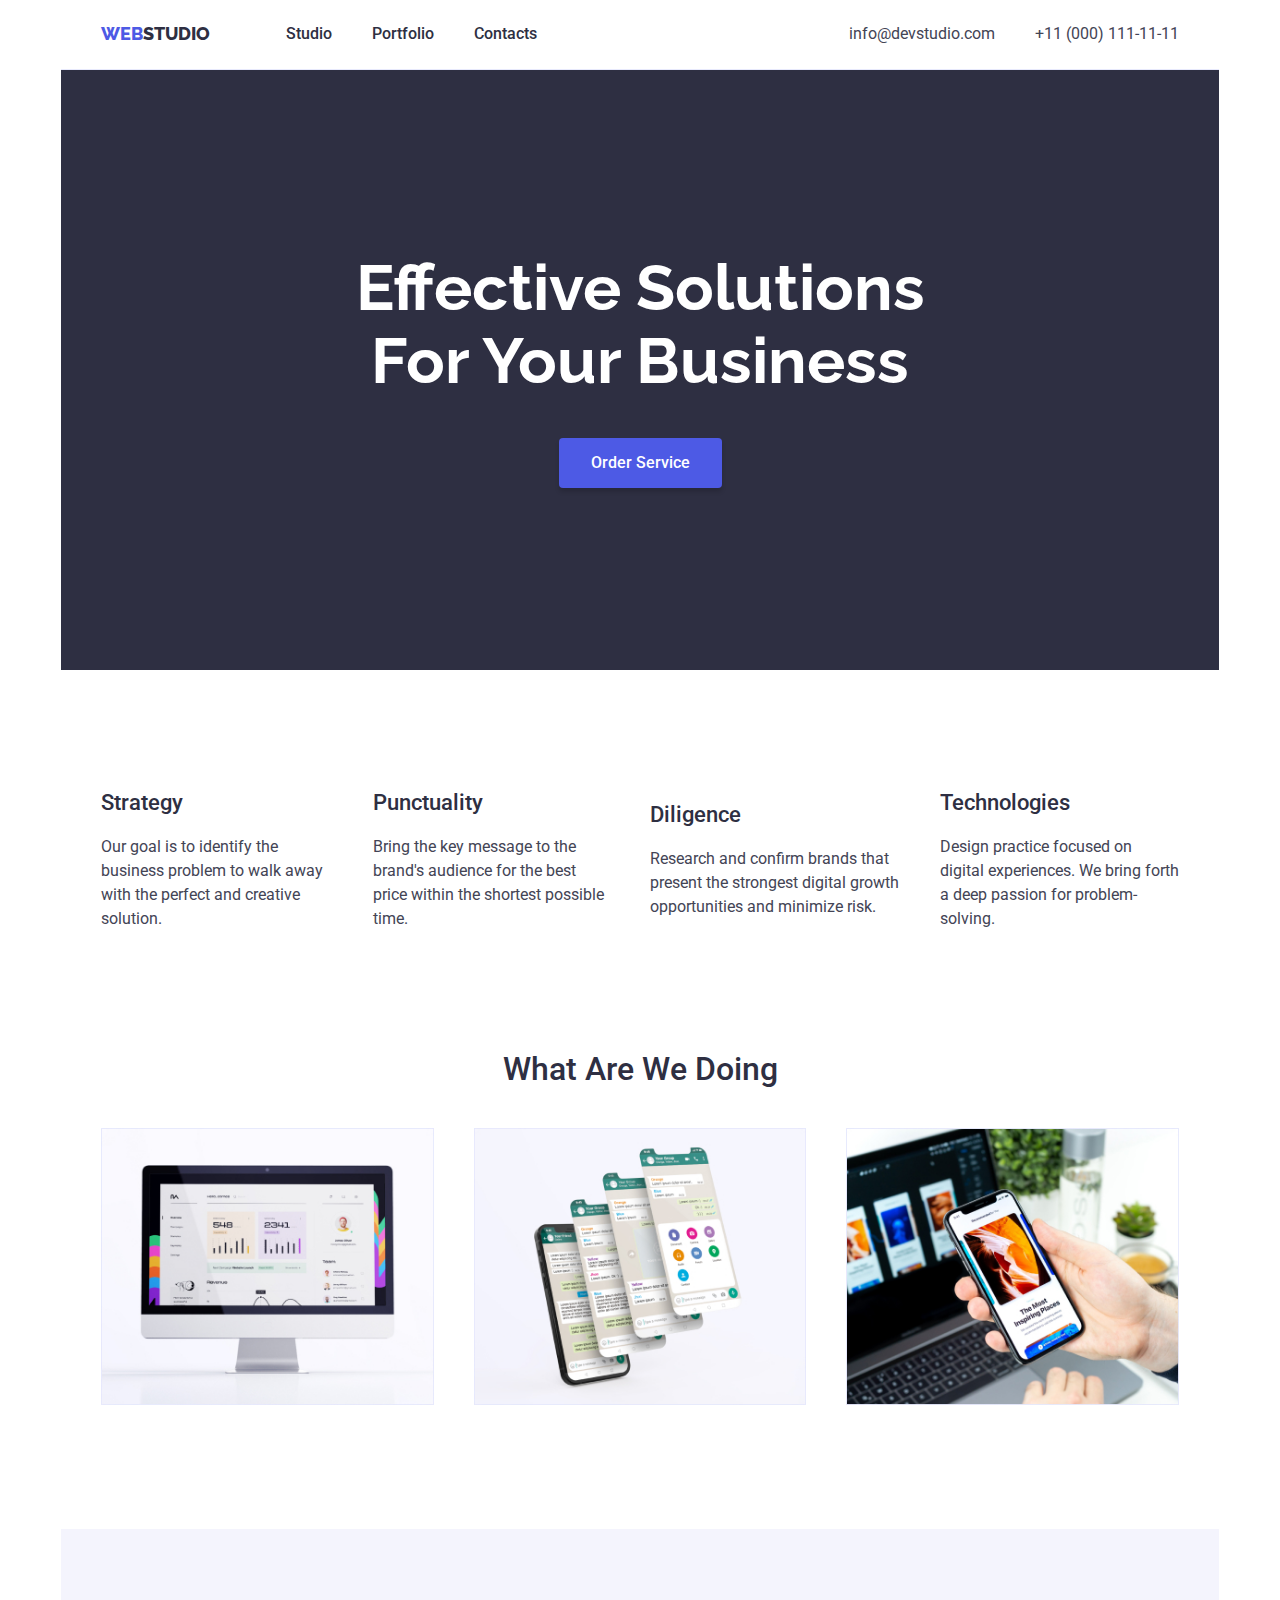
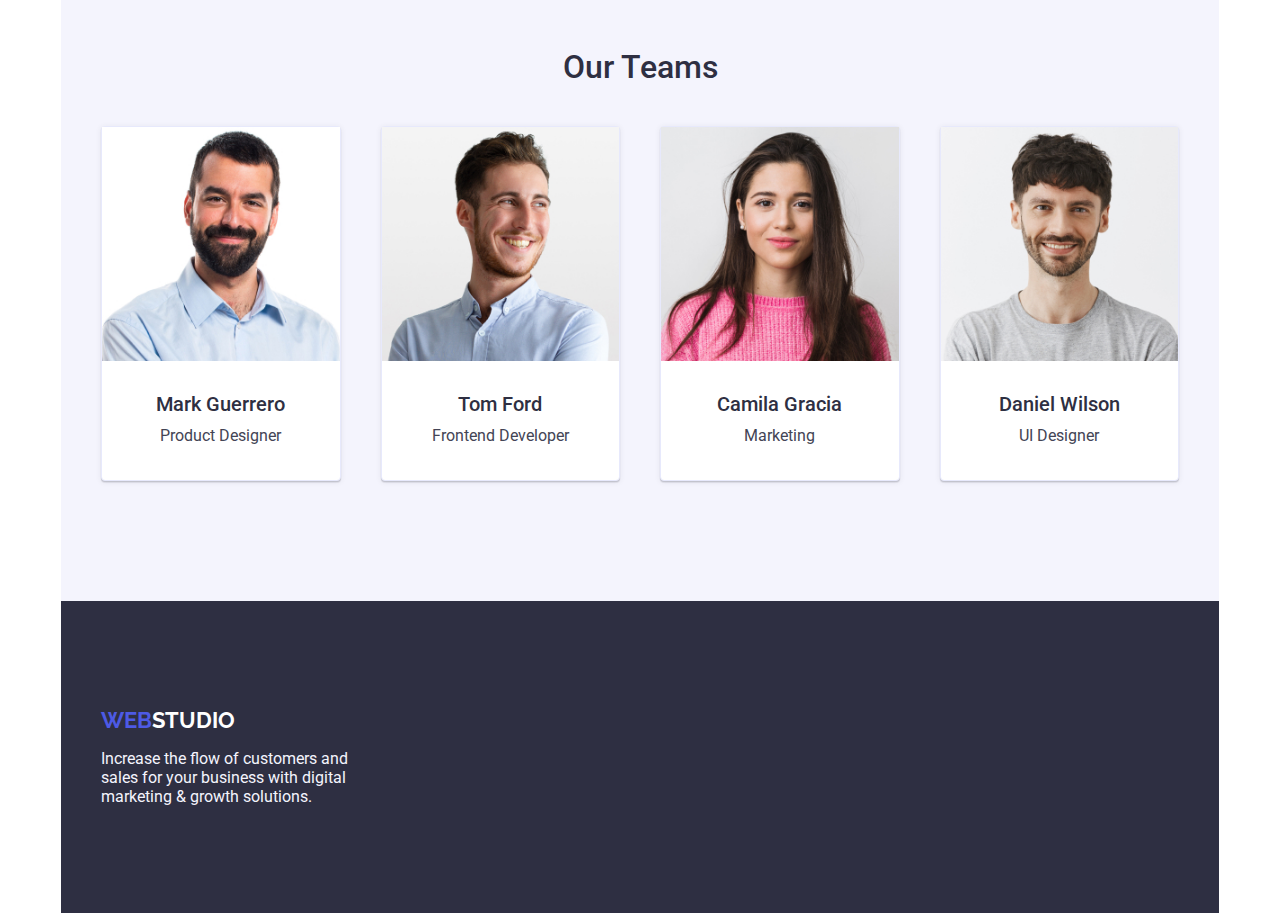
<file: index.html>
<!DOCTYPE html>
<html lang="en">

<head>
    <meta charset="UTF-8">
    <meta name="viewport" content="width=device-width, initial-scale=1.0">
    <title>Home</title>
    <link rel="stylesheet" href="css/styles.css">
    <link rel="stylesheet" href="css/normalize.css">

    <link rel="preconnect" href="https://fonts.googleapis.com">
    <link rel="preconnect" href="https://fonts.gstatic.com" crossorigin>
    <link
        href="https://fonts.googleapis.com/css2?family=Raleway:wght@800&family=Roboto:wght@400;500;700;900&display=swap"
        rel="stylesheet">
</head>

<body>
    <div class="container">
        <header>
            <nav class="nav">
                <a href="index.html" class="logo">
                    <span class="logo-span">Web</span>Studio
                </a>
                <ul class="nav-list">
                    <li class="nav-list-item">
                        <a href="index.html">Studio</a>
                    </li>
                    <li class="nav-list-item">
                        <a href="portfolio.html">Portfolio</a>
                    </li>
                    <li class="nav-list-item">
                        <a href="#">Contacts</a>
                    </li>
                </ul>
            </nav>

            <address class="address">
                <a href="mailto:info@devstudio.com">info@devstudio.com</a>
                <a href="tel:+380000000000">+11 (000) 111-11-11</a>
            </address>
        </header>

        <main>
            <section class="section hero">
                <h1 class="title">
                    Effective Solutions <br />for Your Business
                </h1>

                <button type="button" class="cta-btn">
                    Order Service
                </button>
            </section>

            <section class="section about">
                <h2 class="about-title" hidden>
                    Feature
                </h2>
                <ul class="about-list">
                    <li class="about-list-item">
                        <h3>Strategy</h3>
                        <p>Our goal is to identify the business problem to walk away with the perfect and creative
                            solution.</p>
                    </li>
                    <li class="about-list-item">
                        <h3>Punctuality</h3>
                        <p>Bring the key message to the brand's audience for the best price within the shortest possible
                            time.</p>
                    </li>
                    <li class="about-list-item">
                        <h3>Diligence</h3>
                        <p>Research and confirm brands that present the strongest digital growth opportunities and
                            minimize risk.</p>
                    </li>
                    <li class="about-list-item">
                        <h3>Technologies</h3>
                        <p>Design practice focused on digital experiences. We bring forth a deep passion for
                            problem-solving.</p>
                    </li>
                </ul>
            </section>

            <section class="section services">
                <h2 class="services-title">
                    What are we doing
                </h2>

                <ul class="services-list">
                    <li class="services-list-item">
                        <img src="images/rectangle-71.jpg" alt="web design">
                    </li>
                    <li class="services-list-item">
                        <img src="images/rectangle-72.jpg" alt="web design">
                    </li>
                    <li class="services-list-item">
                        <img src="images/rectangle-73.jpg" alt="web design">
                    </li>
                </ul>
            </section>

            <section class="section teams">
                <h2 class="teams-title">
                    Our teams
                </h2>

                <ul class="teams-list">
                    <li class="teams-list-item">
                        <img src="images/img1.jpg" alt="Mark Guerrero Image">
                        <div class="teams-list-item-details">
                            <h3>Mark Guerrero</h3>
                            <p>Product Designer</p>
                        </div>
                    </li>
                    <li class="teams-list-item">
                        <img src="images/img2.jpg" alt="Tom Ford Image">
                        <div class="teams-list-item-details">
                            <h3>Tom Ford</h3>
                            <p>Frontend Developer</p>
                        </div>
                    </li>
                    <li class="teams-list-item">
                        <img src="images/img3.jpg" alt="Camila Gracia Image">
                        <div class="teams-list-item-details">
                            <h3>Camila Gracia</h3>
                            <p>Marketing</p>
                        </div>
                    </li>
                    <li class="teams-list-item">
                        <img src="images/img4.jpg" alt="Daniel Wilson Image">
                        <div class="teams-list-item-details">
                            <h3>Daniel Wilson</h3>
                            <p>UI Designer</p>
                        </div>
                    </li>
                </ul>
            </section>
        </main>

        <footer class="footer">
            <a href="index.html" class="footer-logo">
                <span class="footer-logo-span">Web</span>Studio
            </a>

            <p>
                Increase the flow of customers and sales for your business with digital marketing & growth solutions.
            </p>
        </footer>
    </div>
</body>

</html>
</file>
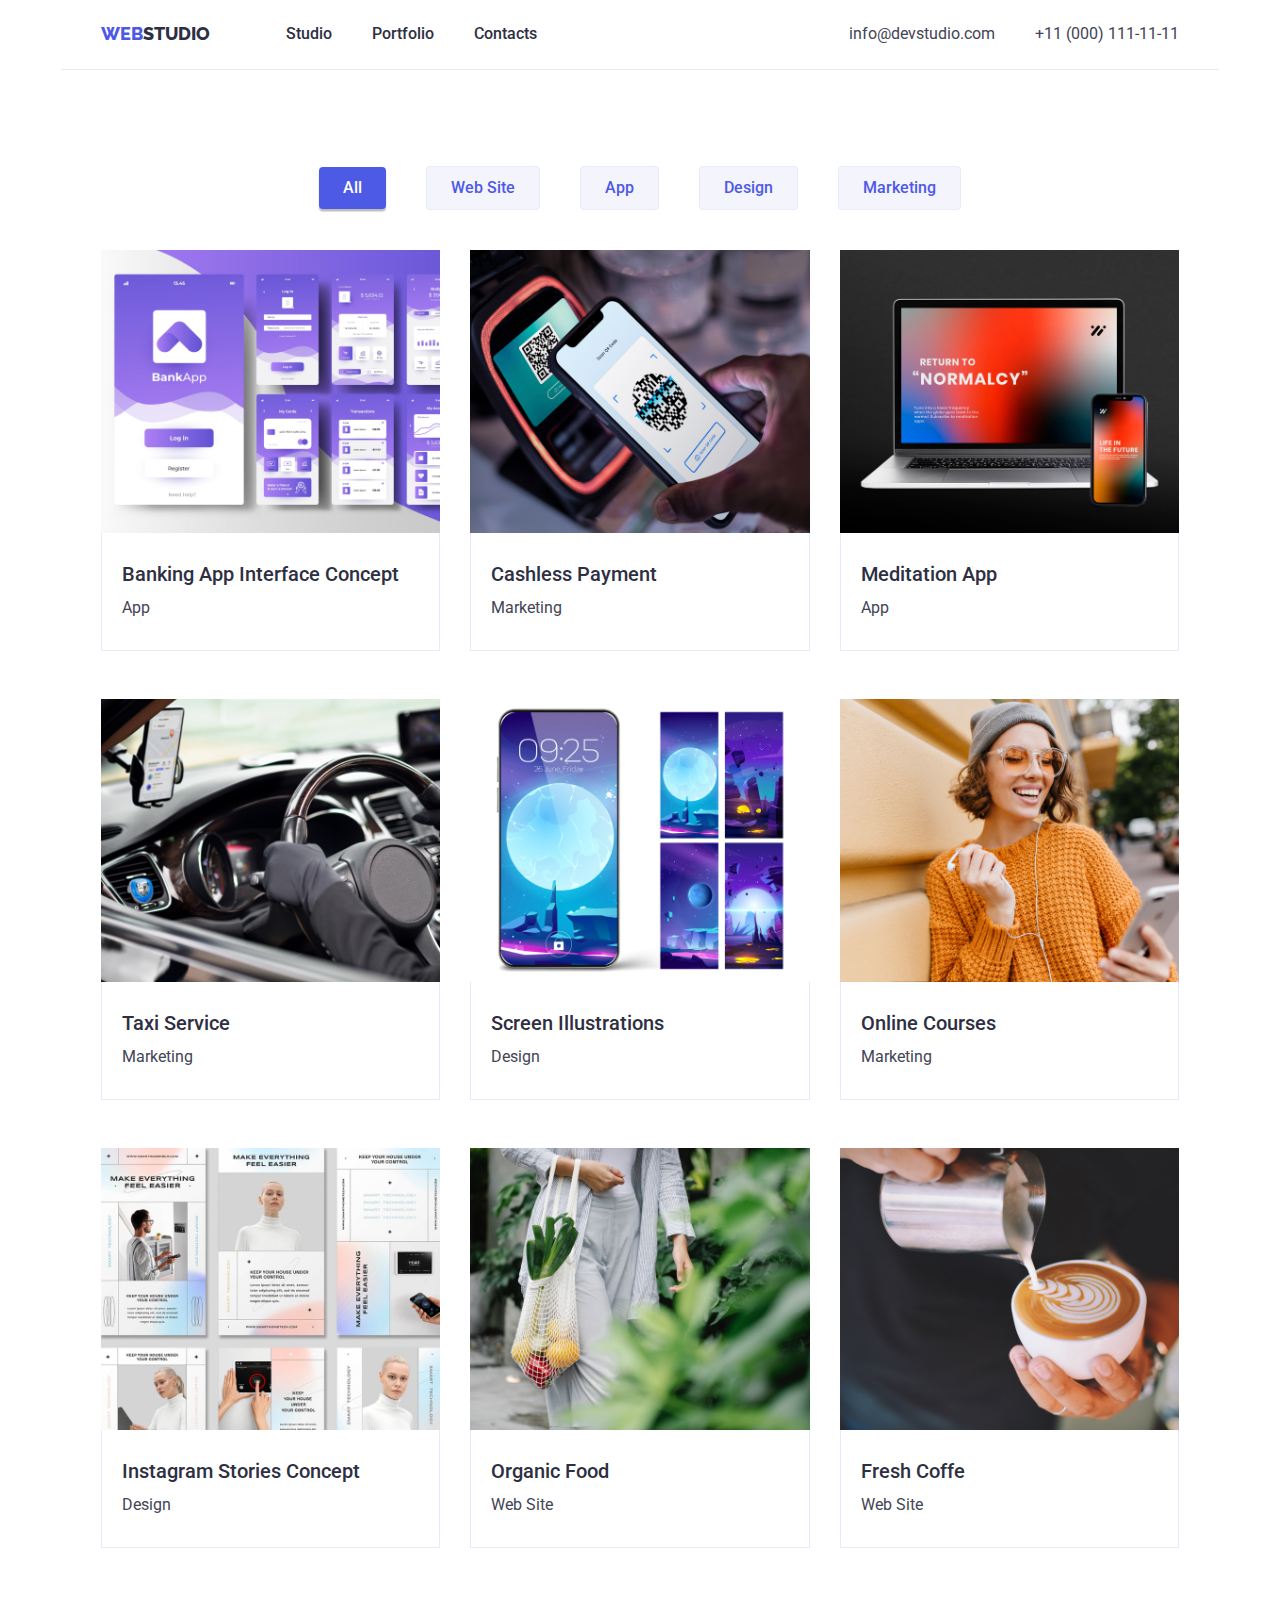
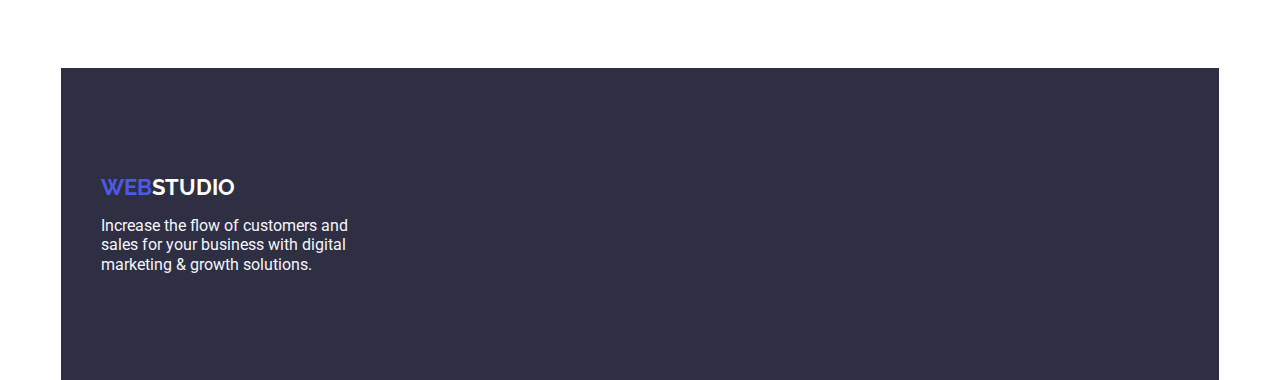
<file: portfolio.html>
<!DOCTYPE html>
<html lang="en">

<head>
    <meta charset="UTF-8">
    <meta name="viewport" content="width=device-width, initial-scale=1.0">
    <title>Portfolio</title>
    <link rel="stylesheet" href="css/styles.css">
    <link rel="stylesheet" href="css/normalize.css">

    <link rel="preconnect" href="https://fonts.googleapis.com">
    <link rel="preconnect" href="https://fonts.gstatic.com" crossorigin>
    <link
        href="https://fonts.googleapis.com/css2?family=Raleway:wght@800&family=Roboto:wght@400;500;700;900&display=swap"
        rel="stylesheet">
</head>

<body>
    <div class="container">
        <header>
            <nav class="nav">
                <a href="index.html" class="logo">
                    <span class="logo-span">Web</span>Studio
                </a>
                <ul class="nav-list">
                    <li class="nav-list-item">
                        <a href="index.html">Studio</a>
                    </li>
                    <li class="nav-list-item">
                        <a href="portfolio.html">Portfolio</a>
                    </li>
                    <li class="nav-list-item">
                        <a href="#">Contacts</a>
                    </li>
                </ul>
            </nav>

            <address class="address">
                <a href="mailto:info@devstudio.com">info@devstudio.com</a>
                <a href="tel:+380000000000">+11 (000) 111-11-11</a>
            </address>
        </header>

        <main>
            <section class="section portfolio">
                <h2 class="portfolio-title" hidden>
                    Portfolio
                </h2>

                <ul class="portfolio-filter-list">
                    <li class="filter-list-item">
                        <button type="button" class="filter-buttons filter-active">All</button>
                    </li>
                    <li class="filter-list-item">
                        <button type="button" class="filter-buttons">Web Site</button>
                    </li>
                    <li class="filter-list-item">
                        <button type="button" class="filter-buttons">App</button>
                    </li>
                    <li class="filter-list-item">
                        <button type="button" class="filter-buttons">Design</button>
                    </li>
                    <li class="filter-list-item">
                        <button type="button" class="filter-buttons">Marketing</button>
                    </li>
                </ul>

                <ul class="portfolio-list">
                    <li class="portfolio-list-item">
                        <img src="images/portfolio1.jpg" alt="Portfolio image" class="list-item-img">
                        <div class="list-item-content">
                            <h3>Banking App Interface Concept</h3>
                            <p>App</p>
                        </div>
                    </li>
                    <li class="portfolio-list-item">
                        <img src="images/portfolio2.jpg" alt="Portfolio image" class="list-item-img">
                        <div class="list-item-content">
                            <h3>Cashless Payment</h3>
                            <p>Marketing</p>
                        </div>
                    </li>
                    <li class="portfolio-list-item">
                        <img src="images/portfolio3.jpg" alt="Portfolio image" class="list-item-img">
                        <div class="list-item-content">
                            <h3>Meditation App</h3>
                            <p>App</p>
                        </div>
                    </li>
                    <li class="portfolio-list-item">
                        <img src="images/portfolio4.jpg" alt="Portfolio image" class="list-item-img">
                        <div class="list-item-content">
                            <h3>Taxi Service</h3>
                            <p>Marketing</p>
                        </div>
                    </li>
                    <li class="portfolio-list-item">
                        <img src="images/portfolio5.jpg" alt="Portfolio image" class="list-item-img">
                        <div class="list-item-content">
                            <h3>Screen Illustrations</h3>
                            <p>Design</p>
                        </div>
                    </li>
                    <li class="portfolio-list-item">
                        <img src="images/portfolio6.jpg" alt="Portfolio image" class="list-item-img">
                        <div class="list-item-content">
                            <h3>Online Courses</h3>
                            <p>Marketing</p>
                        </div>
                    </li>
                    <li class="portfolio-list-item">
                        <img src="images/portfolio7.jpg" alt="Portfolio image" class="list-item-img">
                        <div class="list-item-content">
                            <h3>Instagram Stories Concept</h3>
                            <p>Design</p>
                        </div>
                    </li>
                    <li class="portfolio-list-item">
                        <img src="images/portfolio8.jpg" alt="Portfolio image" class="list-item-img">
                        <div class="list-item-content">
                            <h3>Organic Food</h3>
                            <p>Web Site</p>
                        </div>
                    </li>
                    <li class="portfolio-list-item">
                        <img src="images/portfolio9.jpg" alt="Portfolio image" class="list-item-img">
                        <div class="list-item-content">
                            <h3>Fresh Coffe</h3>
                            <p>Web Site</p>
                        </div>
                    </li>
                </ul>
            </section>
        </main>

        <footer class="footer">
            <a href="index.html" class="footer-logo">
                <span class="footer-logo-span">Web</span>Studio
            </a>

            <p>
                Increase the flow of customers and sales for your business with digital marketing & growth solutions.
            </p>
        </footer>
    </div>
</body>

</html>
</file>
<file: css/styles.css>
body{
    margin: 0;
    padding: 0;
    font-family: "Roboto", sans-serif;
}

h1, h2, h3, h4, h5, h6{
    margin: 0;
    padding: 0;
    text-transform: capitalize;
}

p{
    margin: 0;
    padding: 0;
    font-size: 16px;
    font-weight: 400;
    line-height: 1.5;
}

h1{
    font-size: 64px;
    font-weight: 700;
}

h2{
    font-size: 48px;
    font-weight: 600;
}

h3{
    font-size: 32px;
    font-weight: 500;
}

h4{
    font-size: 24px;
    font-weight: 500;
}

h5{
    font-size: 20px;
    font-weight: 500;
}

h6{
    font-size: 16px;
    font-weight: 500;
}

a{
    text-decoration: none;
    cursor: pointer;
}

button{
    border: none;
    outline: none;
    cursor: pointer;
}

ul{
    margin: 0;
    padding: 0;
    list-style: none;
}

img{
    width: 100%;
    height: auto;
}

.container{
    display: flex;
    flex-direction: column;
    justify-content: center;
    align-items: center;
    max-width: 1158px;
    width: 100%;
    margin: 0 auto;
}

header {
    display: flex;
    justify-content: center;
    align-items: center;
    width: 100%;
    border-bottom: 1px solid var(--cornflower, #E7E9FC);
    background: var(--white, #FFF);
    padding: 24px 40px;
}

main{
    display: block;
    width: 100%;
}

.nav{
    display: flex;
    justify-content: space-between;
    align-items: center;
    gap: 76px;
}

.nav .logo {
    color: var(--navyblue, #2E2F42);
    font-family: "Raleway", sans-serif;
    font-size: 18px;
    font-style: normal;
    font-weight: 800;
    text-transform: uppercase;
    text-decoration: none;
}
.nav .logo-span {
    color: var(--iris, #4D5AE5);
}

.nav-list {
    display: flex;
    justify-content: space-between;
    align-items: center;
    gap: 40px;
}

.nav-list-item a {
    font-weight: 500;
    color: var(--navyblue, #2E2F42);
}

.nav-list-item a:hover {
    color: var(--iris, #4D5AE5);
}

.address {
    display: flex;
    align-items: flex-start;
    gap: 40px;
    margin-left: auto;
}
.address a {
    font-style: normal;
    color: var(--slate, #434455);
}

.address a:hover {
    color: var(--iris, #4D5AE5);
}

.section{
    margin: 0;
    width: 100%;
    height: auto;
    display: flex;
    justify-content: center;
    align-items: center;
}

.hero{
    flex-direction: column;
    gap: 40px;
    background: var(--navyblue, #2E2F42);
    height: 600px;
}

.title{
    font-family: "Raleway", sans-serif;
    text-align: center;
    color: var(--white, #FFF);
}

.cta-btn{
    font-size: 16px;
    font-weight: 500;
    padding: 16px 32px;
    text-transform: capitalize;
    border-radius: 4px;
    color: var(--white, #FFF);
    background: var(--iris, #4D5AE5);
    box-shadow: 0px 4px 4px 0px rgba(0, 0, 0, 0.15);
    transition: all 0.1s ease-in-out;
}

.cta-btn:hover{
    background: var(--cornflower, #E7E9FC);
    color: var(--iris, #4D5AE5);
}

.cta-btn:active{
    transform: scale(0.95);
}

.about{
    flex-direction: column;
    padding: 120px 40px;
}

.about-title{
    text-align: center;
    color: var(--navyblue, #2E2F42);
    font-size: 2rem;
    font-weight: 500;
    margin-bottom: 40px;
}

.about-list{
    display: flex;
    justify-content: space-between;
    align-items: center;
    gap: 40px;
}

.about-list-item{
    display: flex;
    flex-direction: column;
    gap: 20px;
    text-align: left;
}

.about-list-item h3{
    font-size: 22px;
    color: var(--navyblue, #2E2F42);
}

.about-list-item p{
    font-size: 16px;
    color: var(--slate, #434455);
}

.services{
    flex-direction: column;
    padding: 0 40px 120px;
}

.services-title{
    text-align: center;
    color: var(--navyblue, #2E2F42);
    font-size: 32px;
    font-weight: 500;
    margin-bottom: 40px;
}

.services-list{
    display: flex;
    justify-content: space-between;
    align-items: center;
    gap: 40px;
}

.teams{
    flex-direction: column;
    padding: 120px 40px;
    background-color: var(--cloud, #F4F4FD);
}

.teams-title{
    text-align: center;
    color: var(--navyblue, #2E2F42);
    font-size: 32px;
    font-weight: 500;
    margin-bottom: 40px;
}

.teams-list{
    display: flex;
    justify-content: space-between;
    align-items: center;
    gap: 40px;
}

.teams-list-item{
    display: flex;
    justify-content: center;
    align-items: center;
    flex-direction: column;
    gap: 32px;
    background: var(--white, #FFF);
    border: 1px solid var(--cornflower, #E7E9FC);
    box-shadow: 
        0px 2px 1px 0px rgba(46, 47, 66, 0.08),
        0px 1px 1px 0px rgba(46, 47, 66, 0.16),
        0px 1px 6px 0px rgba(46, 47, 66, 0.08);
    border-radius: 4px;
}

.teams-list-item-details{
    width: 100%;
    display: flex;
    flex-direction: column;
    align-items: center;
    gap: 8px;
    margin-bottom: 32px;
}

.teams-list-item img{
    width: 100%;
    height: 100%;
    object-fit: cover;
}

.teams-list-item h3{
    font-size: 20px;
    color: var(--navyblue, #2E2F42);
}

.teams-list-item p{
    font-size: 16px;
    color: var(--slate, #434455);
}

.portfolio{
    flex-direction: column;
    padding: 96px 40px 120px;
}

.portfolio-title{
    text-align: center;
    color: var(--navyblue, #2E2F42);
    font-size: 32px;
    font-weight: 500;
    margin-bottom: 40px;
}

.portfolio-filter-list{
    display: flex;
    justify-content: center;
    align-items: center;
    gap: 40px;
    margin-bottom: 40px;
}

.portfolio-list{
    display: flex;
    justify-content: space-between;
    align-items: center;
    gap: 40px;
}

.filter-list-item .filter-buttons{
    font-size: 16px;
    font-weight: 500;
    color: var(--navyblue, #2E2F42);
    padding: 12px 24px;
    border-radius: 4px;
    color: var(--iris, #4D5AE5);
    border: 1px solid var(--cornflower, #E7E9FC);
    background: var(--cloud, #F4F4FD);
    transition: all 0.3s ease-in-out;
}

.filter-list-item .filter-buttons:hover{
    background: var(--cornflower, #E7E9FC);
    color: var(--iris, #4D5AE5);
}

.filter-list-item .filter-buttons:active{
    transform: scale(0.95);
}

.filter-list-item .filter-active{
    border-radius: 4px;
    border: none;
    background: var(--iris, #4D5AE5);
    color: var(--white, #FFF);
    box-shadow: 0px 2px 2px 0px rgba(0, 0, 0, 0.12), 0px 2px 1px 0px rgba(0, 0, 0, 0.08), 0px 3px 1px 0px rgba(0, 0, 0, 0.10);
}

.portfolio-list{
    display: flex;
    flex-wrap: wrap;
    justify-content: space-between;
    align-items: center;
    row-gap: 48px;
    column-gap: 24px;
}

.portfolio-list-item{
    display: flex;
    flex-direction: column;
    background: var(--white, #FFF);
    width: calc(33.33% - 20px);
    cursor: pointer;
    transition: all 0.3s ease-in-out;
}

.portfolio-list-item:hover{
    box-shadow: 0px 2px 2px 0px rgba(0, 0, 0, 0.12), 0px 2px 1px 0px rgba(0, 0, 0, 0.08), 0px 3px 1px 0px rgba(0, 0, 0, 0.10);
}

.portfolio-list-item img{
    width: 100%;
    object-fit: cover;
}

.portfolio-list-item .list-item-content{
    display: flex;
    flex-direction: column;
    gap: 10px;
    padding: 30px 20px;
    border-bottom: 1px solid var(--cornflower, #E7E9FC);
    border-left: 1px solid var(--cornflower, #E7E9FC);
    border-right: 1px solid var(--cornflower, #E7E9FC);
}

.list-item-content h3{
    font-size: 20px;
    color: var(--navyblue, #2E2F42);
}

.list-item-content p{
    font-size: 16px;
    color: var(--slate, #434455);
}

.footer {
    display: flex;
    justify-content: center;
    align-items: flex-start;
    flex-direction: column;
    background: var(--navyblue, #2E2F42);
    height: 312px;
    width: 100%;
    padding: 0 40px;
}

.footer-logo {
    color: var(--white, #FFF);
    font-family: "Raleway", sans-serif;
    font-size: 22px;
    font-style: normal;
    font-weight: 700;
    text-transform: uppercase;
    text-decoration: none;
    margin-right: 40px;
}

.footer-logo-span {
    color: var(--iris, #4D5AE5);
}

.footer p {
    font-size: 16px;
    color: var(--cloud, #F4F4FD);
    width: 264px;
    line-height: 1.2;
    margin-top: 16px;
}
</file>
